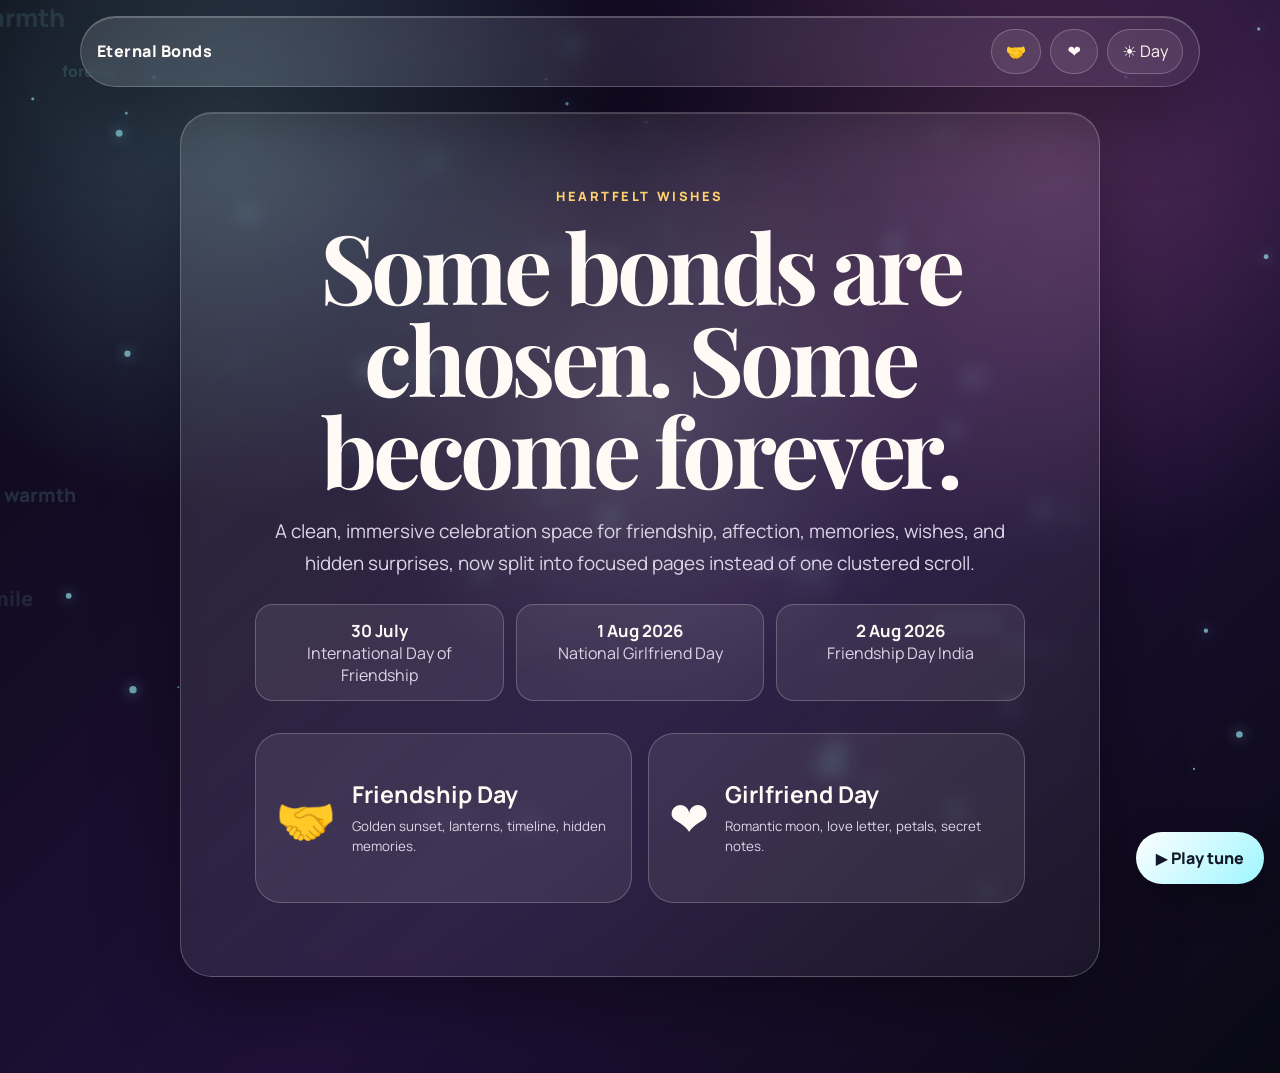
<file: index.html>
<!doctype html>
<html lang="en">
<head>
  <meta charset="utf-8" />
  <meta name="viewport" content="width=device-width, initial-scale=1" />
  <title>Eternal Bonds</title>
  <link rel="preconnect" href="https://fonts.googleapis.com">
  <link rel="preconnect" href="https://fonts.gstatic.com" crossorigin>
  <link href="https://fonts.googleapis.com/css2?family=Manrope:wght@400;500;600;700;800&family=Playfair+Display:wght@700;800&display=swap" rel="stylesheet">
  <link rel="stylesheet" href="styles.css" />
</head>
<body data-page="home" data-theme="night">
  <canvas id="ambience" aria-hidden="true"></canvas>
  <div class="spotlight" aria-hidden="true"></div>
  <audio class="site-audio" src="files/Inner_Peace.mp3" preload="auto" autoplay loop></audio>

  <nav class="top-nav glass">
    <a class="brand" href="index.html">Eternal Bonds</a>
    <div class="nav-actions">
      <a class="nav-icon" href="friendship.html" aria-label="Friendship Day">🤝</a>
      <a class="nav-icon" href="girlfriend.html" aria-label="Girlfriend Day">❤️</a>
      <button class="theme-toggle" type="button">☀️ Day</button>
    </div>
  </nav>

  <main class="page-shell home-shell">
    <section class="home-hero glass reveal">
      <p class="eyebrow">Heartfelt Wishes</p>
      <h1>Some bonds are chosen. Some become forever.</h1>
      <p class="lead">A clean, immersive celebration space for friendship, affection, memories, wishes, and hidden surprises, now split into focused pages instead of one clustered scroll.</p>
      <div class="date-row" aria-label="Celebration dates">
        <span><b>30 July</b> International Day of Friendship</span>
        <span><b>1 Aug 2026</b> National Girlfriend Day</span>
        <span><b>2 Aug 2026</b> Friendship Day India</span>
      </div>
      <div class="choice-grid">
        <a class="choice-card friendship-card" href="friendship.html">
          <span class="choice-icon">🤝</span>
          <span><strong>Friendship Day</strong><small>Golden sunset, lanterns, timeline, hidden memories.</small></span>
        </a>
        <a class="choice-card girlfriend-card" href="girlfriend.html">
          <span class="choice-icon">❤️</span>
          <span><strong>Girlfriend Day</strong><small>Romantic moon, love letter, petals, secret notes.</small></span>
        </a>
      </div>
    </section>
  </main>

  <button class="music-control glass" type="button" aria-pressed="true">⏸ Pause tune</button>
  <script src="script.js"></script>
</body>
</html>
</file>
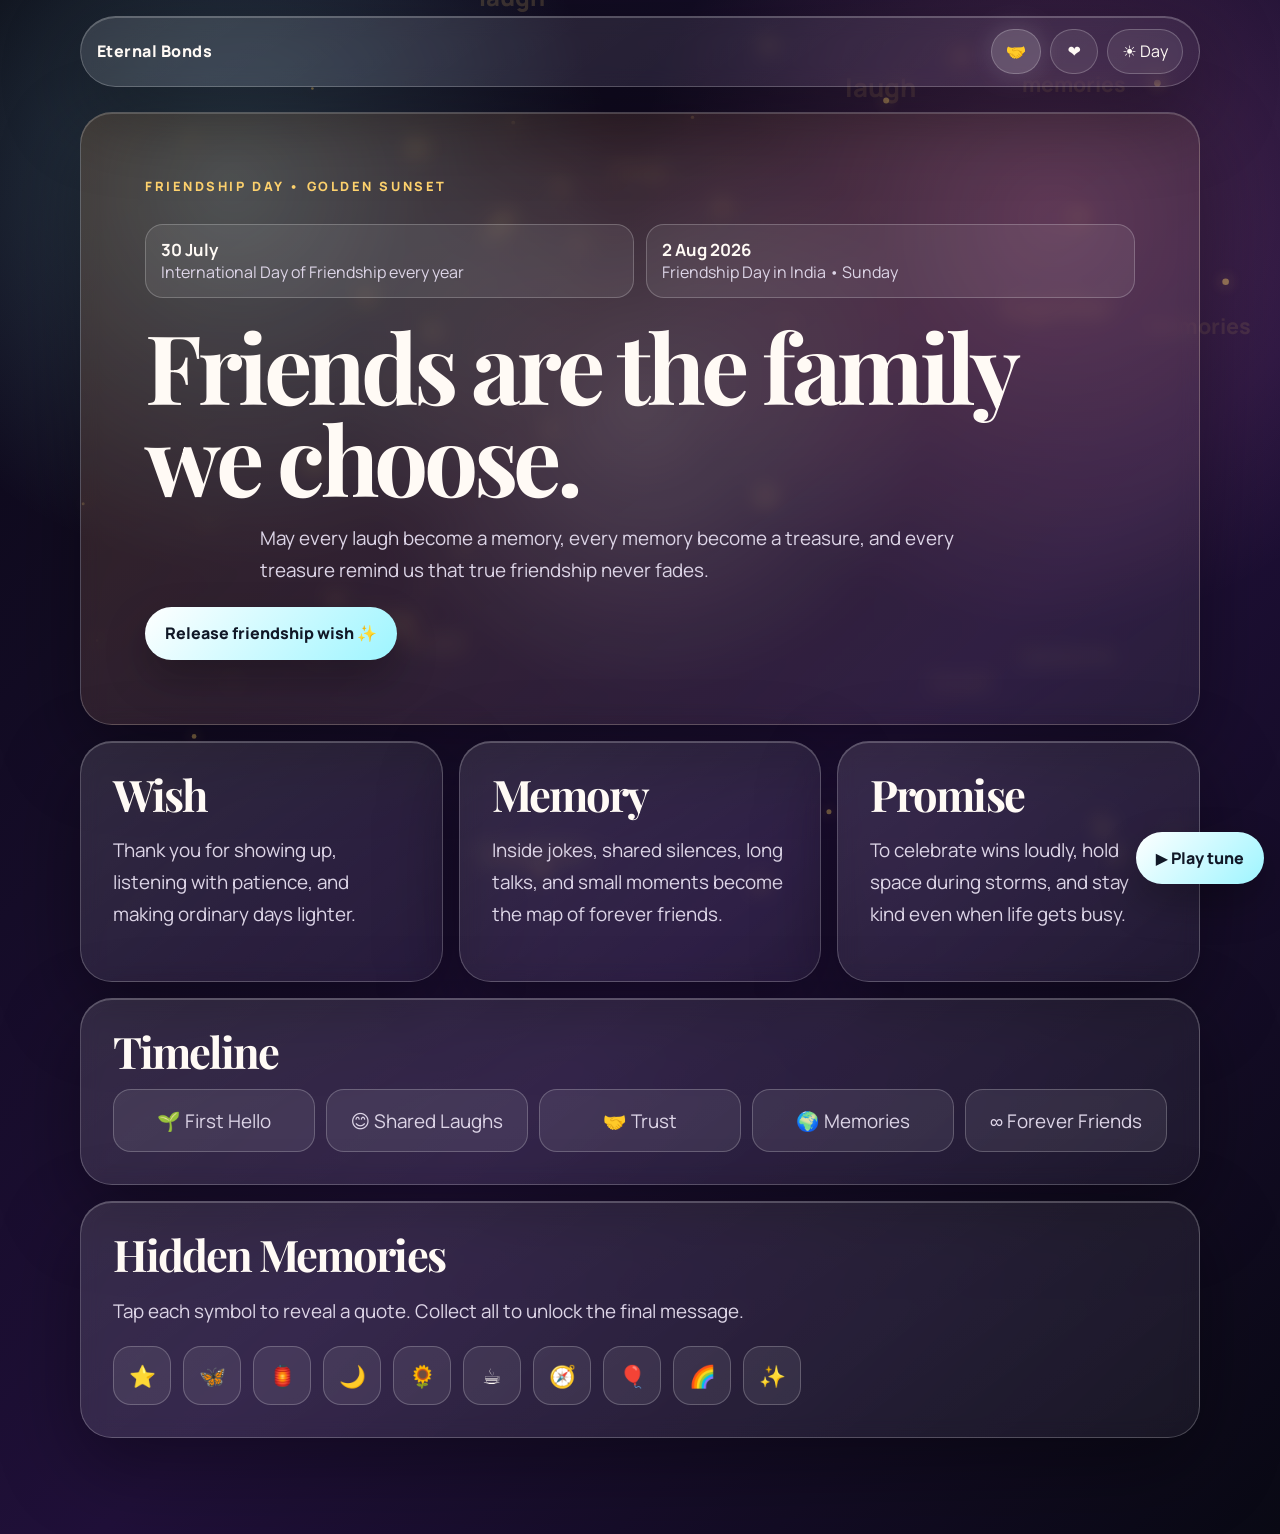
<file: friendship.html>
<!doctype html>
<html lang="en">
<head>
  <meta charset="utf-8" />
  <meta name="viewport" content="width=device-width, initial-scale=1" />
  <title>Friendship Day — Eternal Bonds</title>
  <link rel="preconnect" href="https://fonts.googleapis.com">
  <link rel="preconnect" href="https://fonts.gstatic.com" crossorigin>
  <link href="https://fonts.googleapis.com/css2?family=Manrope:wght@400;500;600;700;800&family=Playfair+Display:wght@700;800&display=swap" rel="stylesheet">
  <link rel="stylesheet" href="styles.css" />
</head>
<body data-page="friendship" data-theme="night">
  <canvas id="ambience" aria-hidden="true"></canvas>
  <div class="spotlight" aria-hidden="true"></div>
  <audio class="site-audio" src="files/Inner_Peace.mp3" preload="auto" autoplay loop></audio>

  <nav class="top-nav glass"><a class="brand" href="index.html">Eternal Bonds</a><div class="nav-actions"><a class="nav-icon active" href="friendship.html">🤝</a><a class="nav-icon" href="girlfriend.html">❤️</a><button class="theme-toggle" type="button">☀️ Day</button></div></nav>

  <main class="page-shell detail-shell friendship-theme">
    <section class="detail-hero glass reveal">
      <p class="eyebrow">Friendship Day • Golden sunset</p>
      <div class="date-row compact" aria-label="Friendship celebration dates"><span><b>30 July</b> International Day of Friendship every year</span><span><b>2 Aug 2026</b> Friendship Day in India • Sunday</span></div>
      <h1>Friends are the family we choose.</h1>
      <p class="lead">May every laugh become a memory, every memory become a treasure, and every treasure remind us that true friendship never fades.</p>
      <button class="wish-button" type="button" data-burst="friendship">Release friendship wish ✨</button>
    </section>

    <section class="content-grid">
      <article class="info-card glass reveal"><h2>Wish</h2><p>Thank you for showing up, listening with patience, and making ordinary days lighter.</p></article>
      <article class="info-card glass reveal"><h2>Memory</h2><p>Inside jokes, shared silences, long talks, and small moments become the map of forever friends.</p></article>
      <article class="info-card glass reveal"><h2>Promise</h2><p>To celebrate wins loudly, hold space during storms, and stay kind even when life gets busy.</p></article>
    </section>

    <section class="timeline glass reveal"><h2>Timeline</h2><div class="timeline-steps"><span>🌱 First Hello</span><span>😊 Shared Laughs</span><span>🤝 Trust</span><span>🌍 Memories</span><span>∞ Forever Friends</span></div></section>
    <section class="egg-zone glass reveal" data-kind="friendship"><h2>Hidden Memories</h2><p>Tap each symbol to reveal a quote. Collect all to unlock the final message.</p><div class="eggs" aria-live="polite"></div><div class="unlock-message" hidden>✨ You found every hidden memory.</div></section>
  </main>

  <button class="music-control glass" type="button" aria-pressed="true">⏸ Pause tune</button>
  <div class="toast" aria-live="polite"></div>
  <script src="script.js"></script>
</body>
</html>
</file>
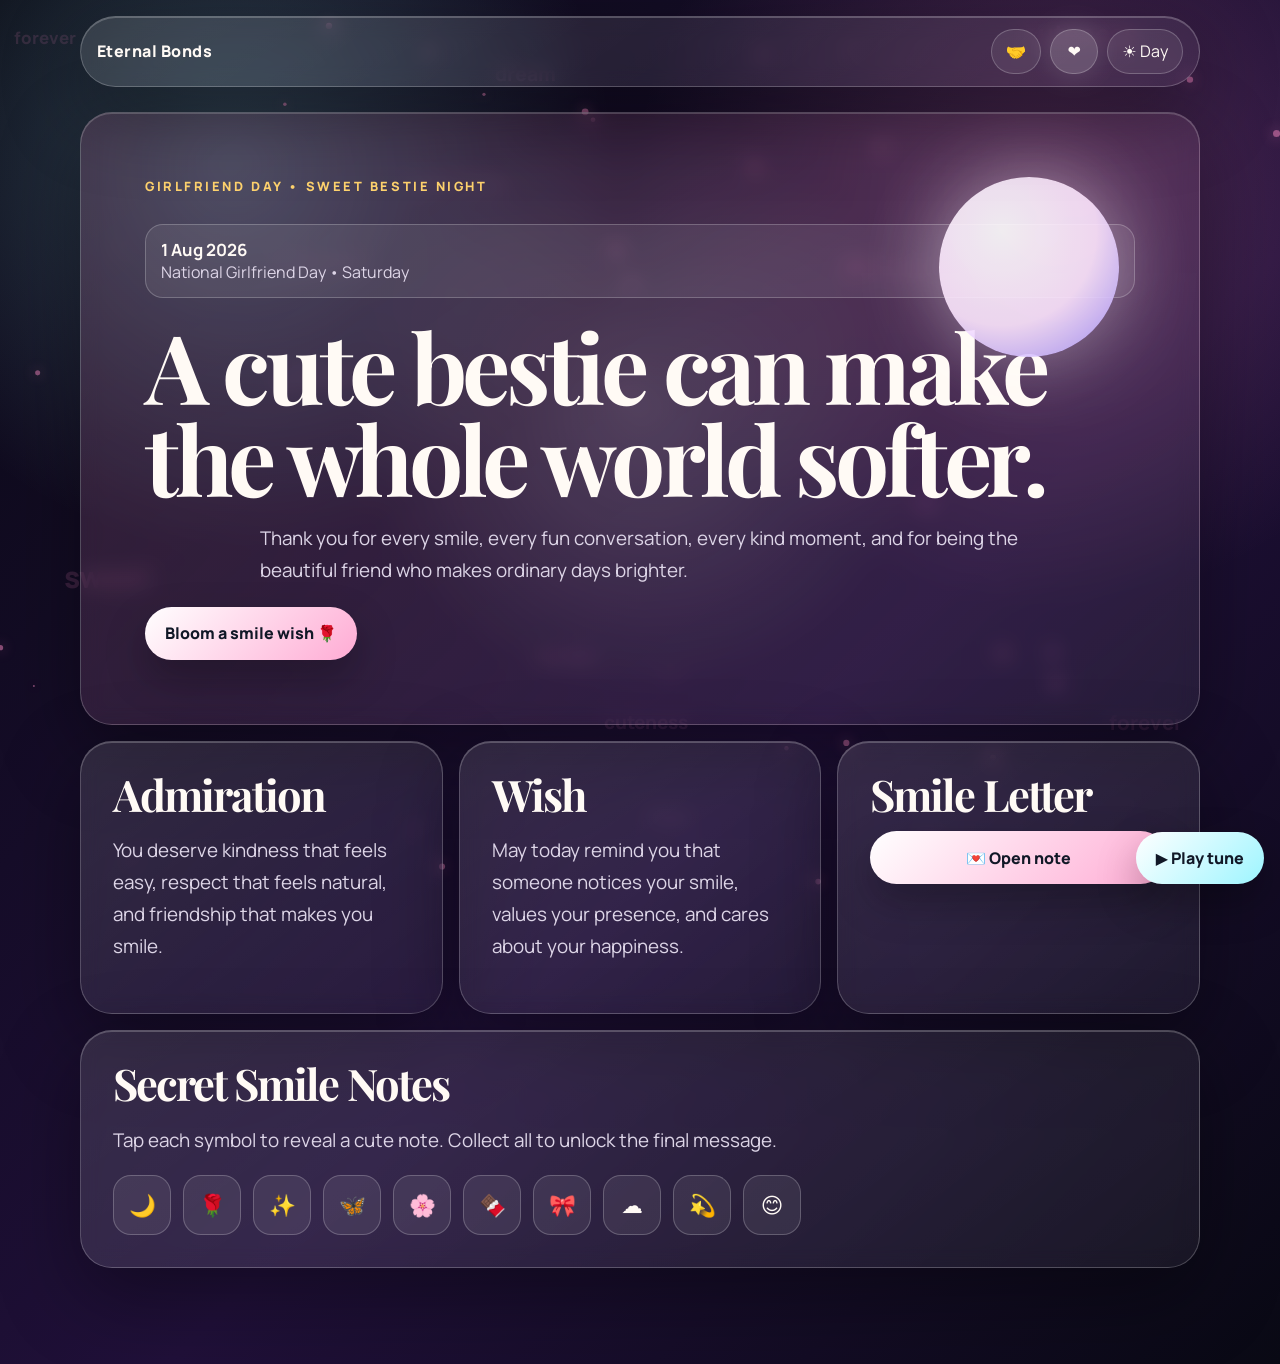
<file: girlfriend.html>
<!doctype html>
<html lang="en">
<head>
  <meta charset="utf-8" />
  <meta name="viewport" content="width=device-width, initial-scale=1" />
  <title>Girlfriend Day — Eternal Bonds</title>
  <link rel="preconnect" href="https://fonts.googleapis.com">
  <link rel="preconnect" href="https://fonts.gstatic.com" crossorigin>
  <link href="https://fonts.googleapis.com/css2?family=Manrope:wght@400;500;600;700;800&family=Playfair+Display:wght@700;800&display=swap" rel="stylesheet">
  <link rel="stylesheet" href="styles.css" />
</head>
<body data-page="girlfriend" data-theme="night">
  <canvas id="ambience" aria-hidden="true"></canvas>
  <div class="spotlight" aria-hidden="true"></div>
  <audio class="site-audio" src="files/Inner_Peace.mp3" preload="auto" autoplay loop></audio>

  <nav class="top-nav glass"><a class="brand" href="index.html">Eternal Bonds</a><div class="nav-actions"><a class="nav-icon" href="friendship.html">🤝</a><a class="nav-icon active" href="girlfriend.html">❤️</a><button class="theme-toggle" type="button">☀️ Day</button></div></nav>

  <main class="page-shell detail-shell girlfriend-theme">
    <section class="detail-hero glass reveal">
      <div class="moon" aria-hidden="true"></div>
      <p class="eyebrow">Girlfriend Day • Sweet bestie night</p>
      <div class="date-row compact" aria-label="Girlfriend Day date"><span><b>1 Aug 2026</b> National Girlfriend Day • Saturday</span></div>
      <h1>A cute bestie can make the whole world softer.</h1>
      <p class="lead">Thank you for every smile, every fun conversation, every kind moment, and for being the beautiful friend who makes ordinary days brighter.</p>
      <button class="wish-button" type="button" data-burst="girlfriend">Bloom a smile wish 🌹</button>
    </section>

    <section class="content-grid">
      <article class="info-card glass reveal"><h2>Admiration</h2><p>You deserve kindness that feels easy, respect that feels natural, and friendship that makes you smile.</p></article>
      <article class="info-card glass reveal"><h2>Wish</h2><p>May today remind you that someone notices your smile, values your presence, and cares about your happiness.</p></article>
      <article class="letter-card glass reveal"><h2>Smile Letter</h2><button class="envelope" type="button">💌 Open note</button><p class="letter-text" hidden>Some people make life lighter just by being themselves. You are one of those rare, beautiful people.</p></article>
    </section>

    <section class="egg-zone glass reveal" data-kind="girlfriend"><h2>Secret Smile Notes</h2><p>Tap each symbol to reveal a cute note. Collect all to unlock the final message.</p><div class="eggs" aria-live="polite"></div><div class="unlock-message" hidden>🌸 Thank you for making ordinary days feel cheerful, cute, and special.</div></section>
  </main>

  <button class="music-control glass" type="button" aria-pressed="true">⏸ Pause tune</button>
  <div class="toast" aria-live="polite"></div>
  <script src="script.js"></script>
</body>
</html>
</file>
<file: styles.css>
:root {
  --bg: #090914;
  --panel: rgba(255, 255, 255, 0.12);
  --panel-strong: rgba(255, 255, 255, 0.18);
  --line: rgba(255, 255, 255, 0.22);
  --text: #fffaf5;
  --muted: #ddd5e7;
  --accent: #9df5ff;
  --gold: #ffd36e;
  --rose: #ff8bc6;
  --shadow: 0 26px 80px rgba(0, 0, 0, 0.38);
  color-scheme: dark;
  font-family: Manrope, system-ui, sans-serif;
}

[data-theme="day"] {
  --bg: #fff7e8;
  --panel: rgba(255, 255, 255, 0.72);
  --panel-strong: rgba(255, 255, 255, 0.9);
  --line: rgba(80, 61, 104, 0.18);
  --text: #21162f;
  --muted: #5b5267;
  --accent: #167d90;
  --gold: #b56f00;
  --rose: #b42870;
  --shadow: 0 24px 70px rgba(86, 64, 105, 0.18);
  color-scheme: light;
}

* { box-sizing: border-box; }
html { min-height: 100%; }
body {
  margin: 0;
  min-height: 100svh;
  overflow-x: hidden;
  color: var(--text);
  background:
    radial-gradient(circle at 18% 12%, rgba(157, 245, 255, 0.24), transparent 24rem),
    radial-gradient(circle at 82% 14%, rgba(255, 139, 198, 0.22), transparent 26rem),
    linear-gradient(135deg, var(--bg), #201039 58%, var(--bg));
}
[data-theme="day"] body,
body[data-theme="day"] {
  background:
    radial-gradient(circle at 18% 12%, rgba(255, 211, 110, 0.28), transparent 24rem),
    radial-gradient(circle at 84% 16%, rgba(255, 139, 198, 0.18), transparent 28rem),
    radial-gradient(circle at 50% 40%, rgba(45, 31, 82, 0.16), transparent 34rem),
    linear-gradient(135deg, #f7ead1, #d9f6ff 55%, #ffe0f0);
}

a { color: inherit; text-decoration: none; }
button { font: inherit; cursor: pointer; }

#ambience,
.spotlight {
  position: fixed;
  inset: 0;
  pointer-events: none;
}
#ambience { z-index: -2; }
.spotlight {
  z-index: -1;
  background: radial-gradient(circle at var(--mx, 50%) var(--my, 45%), rgba(255,255,255,0.16), transparent 18rem);
  mix-blend-mode: screen;
}
.site-audio {
  position: fixed;
  width: 1px;
  height: 1px;
  opacity: 0;
  pointer-events: none;
}

.glass {
  border: 1px solid var(--line);
  background: linear-gradient(145deg, var(--panel), rgba(255,255,255,0.05));
  box-shadow: var(--shadow), inset 0 1px 0 rgba(255,255,255,0.22);
  backdrop-filter: blur(10px);
}

.top-nav {
  position: fixed;
  z-index: 20;
  top: 1rem;
  left: 50%;
  width: min(1120px, calc(100% - 2rem));
  transform: translateX(-50%);
  border-radius: 999px;
  padding: 0.75rem 1rem;
  display: flex;
  justify-content: space-between;
  align-items: center;
}
.brand { font-weight: 900; letter-spacing: 0.03em; }
.nav-actions { display: flex; gap: 0.55rem; align-items: center; }
.nav-icon,
.theme-toggle {
  min-width: 48px;
  min-height: 44px;
  border: 1px solid var(--line);
  border-radius: 999px;
  padding: 0.65rem 0.9rem;
  display: inline-grid;
  place-items: center;
  background: rgba(255,255,255,0.08);
  color: var(--text);
}
.nav-icon.active { background: var(--panel-strong); box-shadow: 0 0 28px rgba(255,255,255,0.15); }

.page-shell {
  width: min(1120px, calc(100% - 2rem));
  margin: 0 auto;
  padding: 7rem 0 6rem;
}
.home-shell {
  min-height: 100svh;
  display: grid;
  place-items: center;
}
.home-hero,
.detail-hero,
.info-card,
.timeline,
.egg-zone,
.letter-card {
  border-radius: 32px;
}
.home-hero {
  width: min(920px, 100%);
  padding: clamp(2rem, 6vw, 4.6rem);
  text-align: center;
}
.eyebrow {
  margin: 0 0 0.9rem;
  color: var(--gold);
  font-size: 0.8rem;
  font-weight: 900;
  letter-spacing: 0.2em;
  text-transform: uppercase;
}
h1,
h2 {
  margin: 0;
  font-family: "Playfair Display", Georgia, serif;
  line-height: 0.96;
  letter-spacing: -0.045em;
}
h1 { font-size: clamp(3rem, 7.5vw, 7rem); }
h2 { font-size: clamp(1.8rem, 3.4vw, 3.2rem); }
.lead,
.info-card p,
.egg-zone p,
.timeline-steps,
.letter-text {
  color: var(--muted);
  font-size: clamp(1rem, 1.6vw, 1.18rem);
  line-height: 1.7;
}
.lead { max-width: 760px; margin: 1.2rem auto 0; }

.choice-grid,
.content-grid {
  display: grid;
  gap: 1rem;
}
.choice-grid { grid-template-columns: repeat(2, minmax(0, 1fr)); margin-top: 2rem; }
.choice-card {
  min-height: 170px;
  padding: 1.25rem;
  border: 1px solid var(--line);
  border-radius: 26px;
  display: flex;
  gap: 1rem;
  align-items: center;
  text-align: left;
  background: rgba(255,255,255,0.08);
  transition: transform 0.25s ease, background 0.25s ease;
}
.choice-card:hover { transform: translateY(-8px); background: var(--panel-strong); }
.choice-icon { font-size: 3rem; }
.choice-card strong { display: block; font-size: 1.45rem; }
.choice-card small { display: block; margin-top: 0.4rem; color: var(--muted); line-height: 1.5; }

.detail-shell { display: grid; gap: 1rem; }
.detail-hero {
  position: relative;
  min-height: 450px;
  padding: clamp(1.6rem, 5vw, 4rem);
  display: grid;
  align-content: center;
  overflow: hidden;
}
.friendship-theme .detail-hero { background: linear-gradient(145deg, rgba(255, 168, 77, 0.16), rgba(255,255,255,0.06)); }
.girlfriend-theme .detail-hero { background: linear-gradient(145deg, rgba(255, 139, 198, 0.16), rgba(255,255,255,0.06)); }
.wish-button,
.music-control,
.envelope {
  border: 0;
  border-radius: 999px;
  padding: 0.95rem 1.25rem;
  color: #111827;
  font-weight: 900;
  background: linear-gradient(135deg, #fff, var(--accent));
  box-shadow: 0 18px 42px rgba(0,0,0,0.28);
}
.girlfriend-theme .wish-button,
.envelope { background: linear-gradient(135deg, #fff, #ffabd4); }
.wish-button { width: fit-content; margin-top: 1.3rem; }
.content-grid { grid-template-columns: repeat(3, 1fr); }
.info-card,
.timeline,
.egg-zone,
.letter-card { padding: clamp(1.2rem, 3vw, 2rem); }
.info-card { min-height: 190px; }
.timeline-steps {
  display: grid;
  grid-template-columns: repeat(5, 1fr);
  gap: 0.7rem;
  margin-top: 1rem;
}
.timeline-steps span,
.egg {
  border: 1px solid var(--line);
  border-radius: 18px;
  padding: 0.9rem;
  text-align: center;
  background: rgba(255,255,255,0.08);
}
.eggs { display: flex; flex-wrap: wrap; gap: 0.75rem; margin-top: 1rem; }
.egg { min-width: 58px; min-height: 58px; color: var(--text); font-size: 1.35rem; }
.egg.found { opacity: 0.55; transform: scale(0.95); }
.unlock-message {
  margin-top: 1rem;
  padding: 1rem;
  border-radius: 18px;
  background: rgba(255,255,255,0.13);
  font-weight: 900;
}
.moon {
  position: absolute;
  right: clamp(1rem, 8vw, 5rem);
  top: clamp(1rem, 8vw, 4rem);
  width: clamp(92px, 16vw, 180px);
  height: clamp(92px, 16vw, 180px);
  border-radius: 50%;
  background: radial-gradient(circle at 35% 30%, #fff, #fee7ff 55%, #cdb8ff 80%);
  box-shadow: 0 0 80px rgba(255,255,255,0.5);
  opacity: 0.9;
}
.letter-card { display: grid; gap: 1rem; align-content: start; }
.letter-text { margin: 0; padding: 1rem; border-radius: 20px; background: rgba(255,255,255,0.1); }

.music-control {
  position: fixed;
  z-index: 30;
  right: 1rem;
  bottom: 1rem;
}
.toast {
  position: fixed;
  z-index: 40;
  left: 50%;
  bottom: 1rem;
  max-width: min(620px, calc(100% - 2rem));
  padding: 1rem 1.2rem;
  border-radius: 18px;
  color: #1c1430;
  background: rgba(255,250,244,0.96);
  font-weight: 900;
  box-shadow: var(--shadow);
  opacity: 0;
  transform: translateX(-50%) translateY(120%);
  transition: 0.28s ease;
}
.toast.show { opacity: 1; transform: translateX(-50%) translateY(0); }
.reveal { opacity: 0; transform: translateY(24px); transition: 0.55s ease; }
.reveal.visible { opacity: 1; transform: none; }

@media (max-width: 760px) {
  .top-nav {
    width: calc(100% - 1rem);
    top: 0.5rem;
    border-radius: 22px;
    padding: 0.65rem;
  }
  .brand { font-size: 1rem; }
  .nav-actions { gap: 0.35rem; }
  .nav-icon, .theme-toggle { min-width: 40px; min-height: 38px; padding: 0.45rem 0.6rem; }
  .page-shell {
    width: calc(100% - 1rem);
    padding: 5.4rem 0 5rem;
  }
  .home-hero, .detail-hero, .info-card, .timeline, .egg-zone, .letter-card { border-radius: 24px; }
  .home-hero, .detail-hero { padding: 1.15rem; min-height: auto; }
  h1 { font-size: clamp(2.45rem, 12vw, 4.1rem); line-height: 0.98; }
  h2 { font-size: clamp(1.55rem, 8vw, 2.25rem); }
  .eyebrow { font-size: 0.68rem; letter-spacing: 0.16em; }
  .lead { font-size: 1rem; text-align: center; }
  .choice-grid, .content-grid, .timeline-steps, .date-row, .date-row.compact { grid-template-columns: 1fr; }
  .choice-card { min-height: 118px; }
  .content-grid { gap: 0.75rem; }
  .info-card { min-height: auto; }
  .timeline-steps { gap: 0.5rem; }
  .moon { opacity: 0.28; }
  .music-control { right: 0.75rem; bottom: 0.75rem; padding: 0.75rem 0.95rem; }
}

@media (prefers-reduced-motion: reduce) {
  *, *::before, *::after { animation-duration: 0.01ms !important; animation-iteration-count: 1 !important; scroll-behavior: auto !important; transition: none !important; }
}
.date-row {
  display: grid;
  grid-template-columns: repeat(3, minmax(0, 1fr));
  gap: 0.75rem;
  margin: 1.6rem 0 0;
}
.date-row.compact {
  grid-template-columns: repeat(auto-fit, minmax(220px, 1fr));
  margin: 0.9rem 0 1.3rem;
}
.date-row span {
  border: 1px solid var(--line);
  border-radius: 18px;
  padding: 0.85rem 0.95rem;
  color: var(--muted);
  background: rgba(255,255,255,0.075);
}
.date-row b {
  display: block;
  color: var(--text);
  font-size: 1.05rem;
}
@media (max-width: 820px) {
  .date-row { grid-template-columns: 1fr; }
}
</file>
